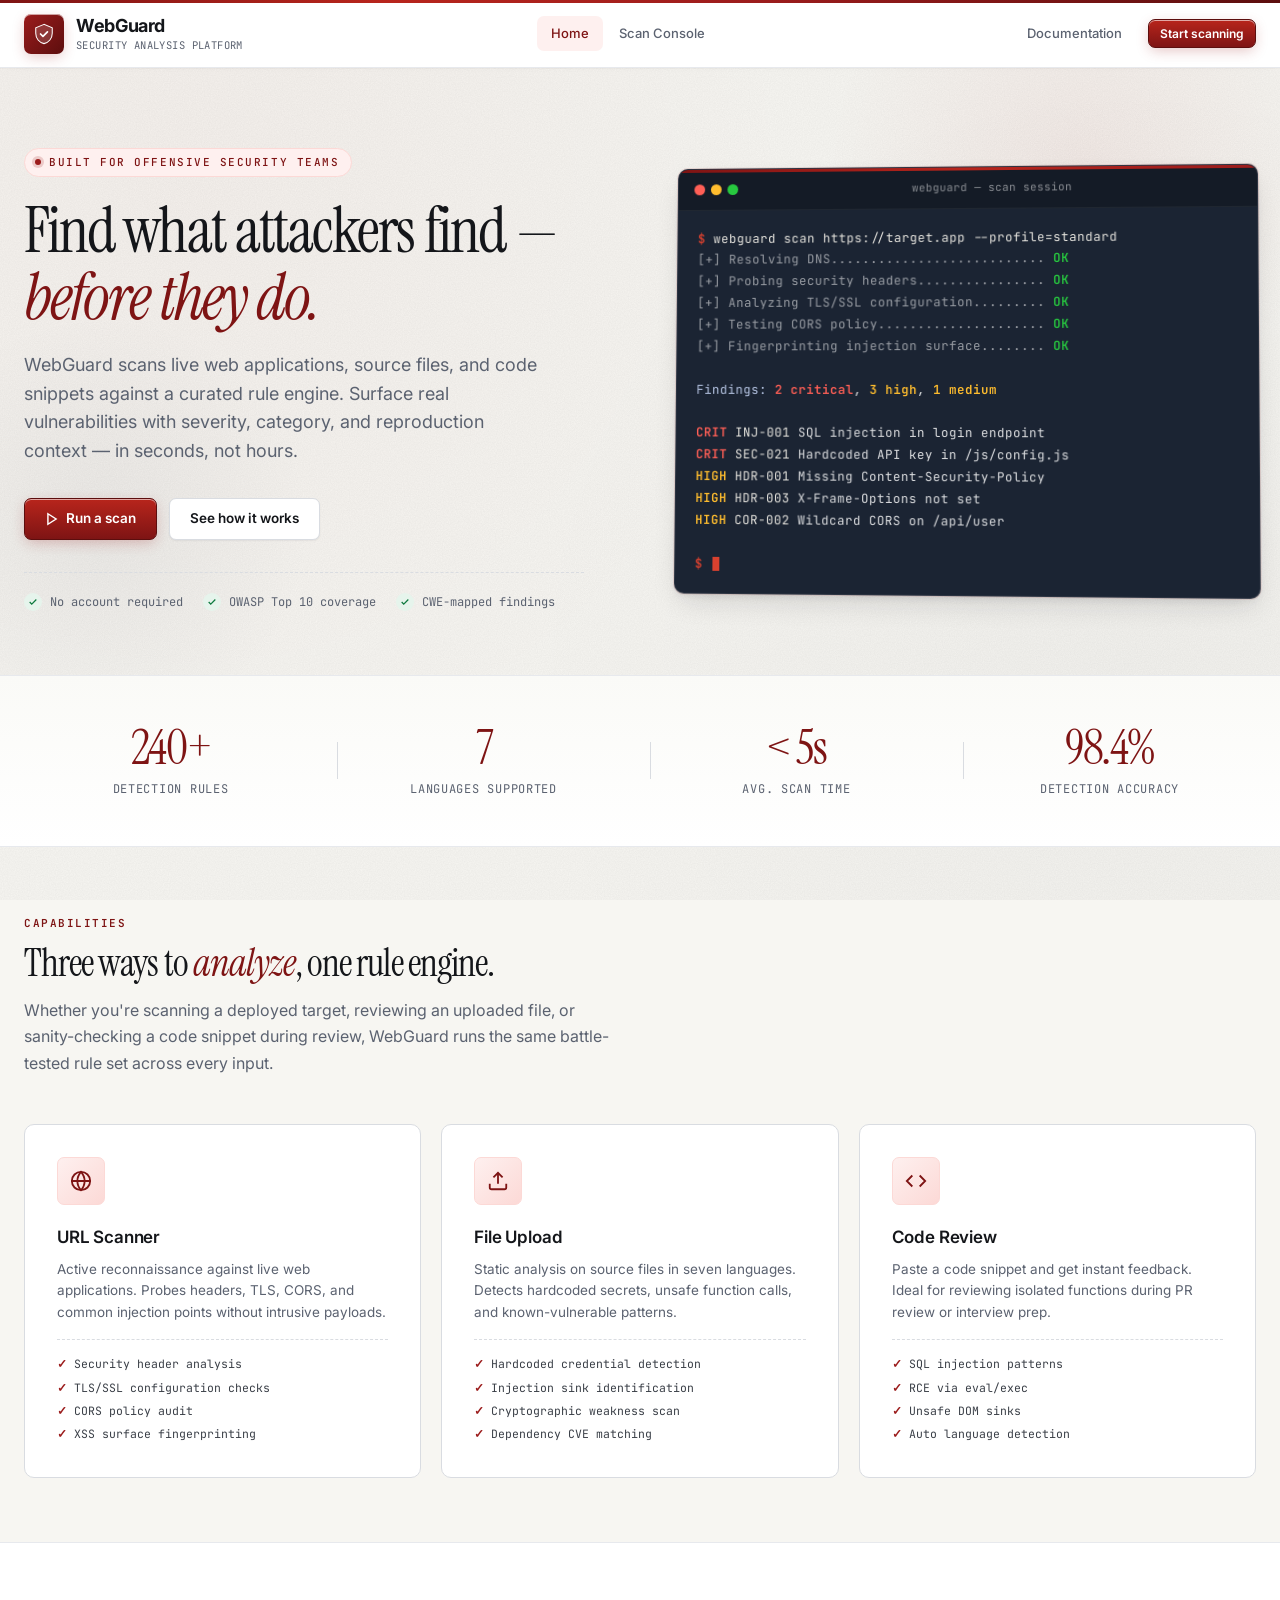
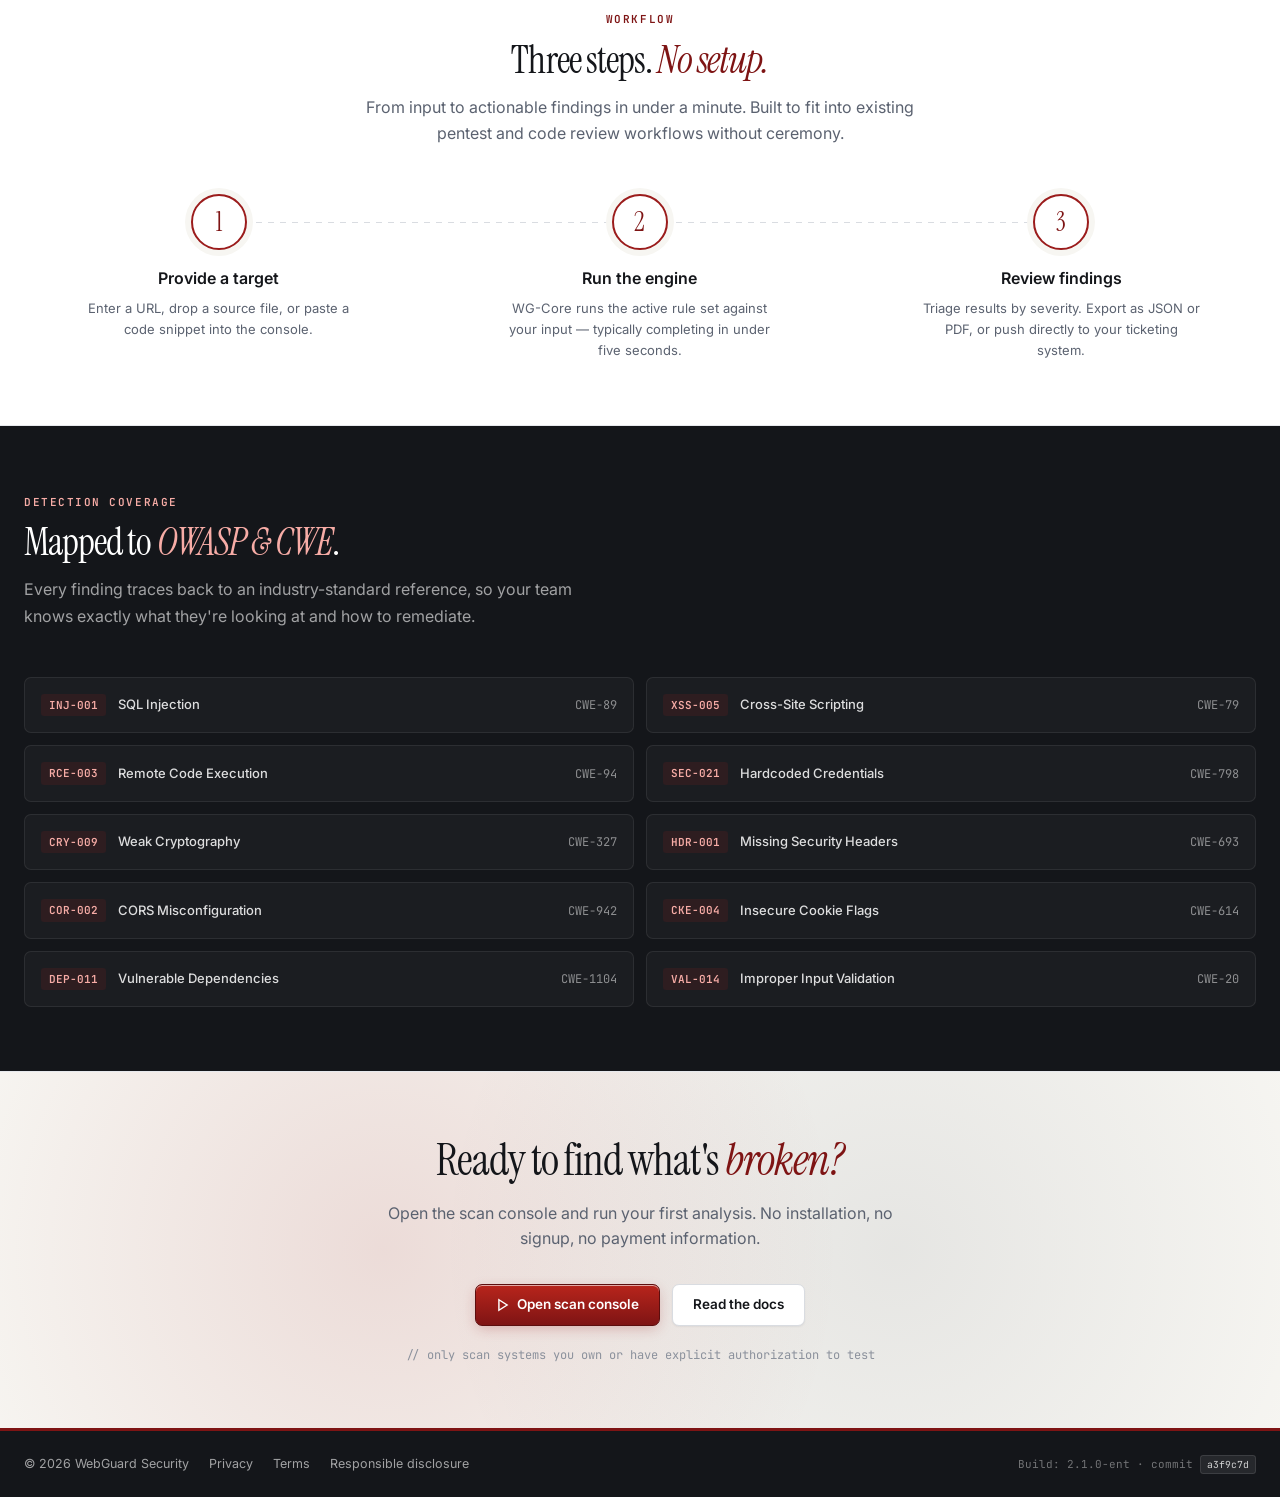
<file: frontend/index.html>
<!DOCTYPE html>
<html lang="en">
<head>
  <meta charset="UTF-8" />
  <meta name="viewport" content="width=device-width, initial-scale=1.0" />
  <meta name="description" content="WebGuard — find vulnerabilities in web applications and source code before attackers do." />
  <title>WebGuard | Web Security Analysis Platform</title>
  <link rel="preconnect" href="https://fonts.googleapis.com" />
  <link rel="preconnect" href="https://fonts.gstatic.com" crossorigin />
  <link href="https://fonts.googleapis.com/css2?family=Inter:wght@400;500;600;700&family=Instrument+Serif:ital@0;1&family=JetBrains+Mono:wght@400;500;600&display=swap" rel="stylesheet" />
  <link rel="stylesheet" href="styles.css" />
</head>
<body>

  <!-- ============ HEADER ============ -->
  <header class="header">
    <div class="header__inner">
      <div class="header__brand">
        <div class="brand-mark">
          <svg viewBox="0 0 32 32" fill="none" xmlns="http://www.w3.org/2000/svg">
            <path d="M16 2L4 7V15C4 22.5 9 28.5 16 30C23 28.5 28 22.5 28 15V7L16 2Z" fill="white" fill-opacity="0.15"/>
            <path d="M16 2L4 7V15C4 22.5 9 28.5 16 30C23 28.5 28 22.5 28 15V7L16 2Z" stroke="white" stroke-width="1.5"/>
            <path d="M11 16L14.5 19.5L21 13" stroke="white" stroke-width="2.5" stroke-linecap="round" stroke-linejoin="round"/>
          </svg>
        </div>
        <div class="brand-text">
          <div class="brand-name">WebGuard</div>
          <div class="brand-tagline">Security Analysis Platform</div>
        </div>
      </div>
      <nav class="header__nav">
        <a href="index.html" class="nav-link nav-link--active">Home</a>
        <a href="scan.html" class="nav-link">Scan Console</a>
      </nav>
      <div class="header__actions">
        <a href="#" class="header-link">Documentation</a>
        <a href="scan.html" class="btn btn--primary btn--sm">Start scanning</a>
      </div>
    </div>
  </header>

  <!-- ============ HERO ============ -->
  <section class="hero">
    <div class="hero__inner">
      <div class="hero__text">
        <div class="hero__eyebrow">
          <span class="hero__eyebrow-dot"></span>
          Built for offensive security teams
        </div>
        <h1 class="hero__title">
          Find what attackers find — <em>before they do.</em>
        </h1>
        <p class="hero__subtitle">
          WebGuard scans live web applications, source files, and code snippets against a curated rule engine. Surface real vulnerabilities with severity, category, and reproduction context — in seconds, not hours.
        </p>
        <div class="hero__actions">
          <a href="scan.html" class="btn btn--primary btn--lg">
            <svg width="14" height="14" viewBox="0 0 24 24" fill="none" stroke="currentColor" stroke-width="2.5"><polygon points="5 3 19 12 5 21 5 3"/></svg>
            Run a scan
          </a>
          <a href="#how-it-works" class="btn btn--secondary btn--lg">See how it works</a>
        </div>
        <div class="hero__trust">
          <span class="trust-item">
            <span class="trust-item__check">
              <svg width="10" height="10" viewBox="0 0 24 24" fill="none" stroke="currentColor" stroke-width="3"><polyline points="20 6 9 17 4 12"/></svg>
            </span>
            No account required
          </span>
          <span class="trust-item">
            <span class="trust-item__check">
              <svg width="10" height="10" viewBox="0 0 24 24" fill="none" stroke="currentColor" stroke-width="3"><polyline points="20 6 9 17 4 12"/></svg>
            </span>
            OWASP Top 10 coverage
          </span>
          <span class="trust-item">
            <span class="trust-item__check">
              <svg width="10" height="10" viewBox="0 0 24 24" fill="none" stroke="currentColor" stroke-width="3"><polyline points="20 6 9 17 4 12"/></svg>
            </span>
            CWE-mapped findings
          </span>
        </div>
      </div>

      <div class="hero__visual">
        <div class="terminal">
          <div class="terminal__header">
            <div class="terminal__dots">
              <span class="terminal__dot terminal__dot--r"></span>
              <span class="terminal__dot terminal__dot--y"></span>
              <span class="terminal__dot terminal__dot--g"></span>
            </div>
            <div class="terminal__title">webguard — scan session</div>
          </div>
          <div class="terminal__body">
            <span class="term-line"><span class="term-prompt">$</span> <span class="term-cmd">webguard scan https://target.app --profile=standard</span></span>
            <span class="term-line"><span class="term-out">[+] Resolving DNS........................... </span><span class="term-ok">OK</span></span>
            <span class="term-line"><span class="term-out">[+] Probing security headers................ </span><span class="term-ok">OK</span></span>
            <span class="term-line"><span class="term-out">[+] Analyzing TLS/SSL configuration......... </span><span class="term-ok">OK</span></span>
            <span class="term-line"><span class="term-out">[+] Testing CORS policy..................... </span><span class="term-ok">OK</span></span>
            <span class="term-line"><span class="term-out">[+] Fingerprinting injection surface........ </span><span class="term-ok">OK</span></span>
            <span class="term-line">&nbsp;</span>
            <span class="term-line"><span class="term-key">Findings:</span> <span class="term-err">2 critical</span>, <span class="term-warn">3 high</span>, <span class="term-warn">1 medium</span></span>
            <span class="term-line">&nbsp;</span>
            <span class="term-line"><span class="term-err">CRIT</span>  <span class="term-cmd">INJ-001</span> SQL injection in login endpoint</span>
            <span class="term-line"><span class="term-err">CRIT</span>  <span class="term-cmd">SEC-021</span> Hardcoded API key in /js/config.js</span>
            <span class="term-line"><span class="term-warn">HIGH</span>  <span class="term-cmd">HDR-001</span> Missing Content-Security-Policy</span>
            <span class="term-line"><span class="term-warn">HIGH</span>  <span class="term-cmd">HDR-003</span> X-Frame-Options not set</span>
            <span class="term-line"><span class="term-warn">HIGH</span>  <span class="term-cmd">COR-002</span> Wildcard CORS on /api/user</span>
            <span class="term-line">&nbsp;</span>
            <span class="term-line"><span class="term-prompt">$</span> <span class="term-cursor"></span></span>
          </div>
        </div>
      </div>
    </div>
  </section>

  <!-- ============ STATS BAND ============ -->
  <section class="stats-band">
    <div class="stats-band__inner">
      <div class="stat-block">
        <div class="stat-block__num">240+</div>
        <div class="stat-block__label">Detection rules</div>
      </div>
      <div class="stat-block">
        <div class="stat-block__num">7</div>
        <div class="stat-block__label">Languages supported</div>
      </div>
      <div class="stat-block">
        <div class="stat-block__num">&lt; 5s</div>
        <div class="stat-block__label">Avg. scan time</div>
      </div>
      <div class="stat-block">
        <div class="stat-block__num">98.4%</div>
        <div class="stat-block__label">Detection accuracy</div>
      </div>
    </div>
  </section>

  <!-- ============ FEATURES ============ -->
  <section class="section">
    <div class="section__inner">
      <div class="section__head">
        <span class="section__eyebrow">Capabilities</span>
        <h2 class="section__title">Three ways to <em>analyze</em>, one rule engine.</h2>
        <p class="section__lede">
          Whether you're scanning a deployed target, reviewing an uploaded file, or sanity-checking a code snippet during review, WebGuard runs the same battle-tested rule set across every input.
        </p>
      </div>

      <div class="features-grid">
        <div class="feature-card">
          <div class="feature-card__icon">
            <svg viewBox="0 0 24 24" fill="none" stroke="currentColor" stroke-width="2"><circle cx="12" cy="12" r="10"/><line x1="2" y1="12" x2="22" y2="12"/><path d="M12 2a15.3 15.3 0 0 1 4 10 15.3 15.3 0 0 1-4 10 15.3 15.3 0 0 1-4-10 15.3 15.3 0 0 1 4-10z"/></svg>
          </div>
          <div class="feature-card__title">URL Scanner</div>
          <div class="feature-card__desc">
            Active reconnaissance against live web applications. Probes headers, TLS, CORS, and common injection points without intrusive payloads.
          </div>
          <ul class="feature-card__list">
            <li>Security header analysis</li>
            <li>TLS/SSL configuration checks</li>
            <li>CORS policy audit</li>
            <li>XSS surface fingerprinting</li>
          </ul>
        </div>

        <div class="feature-card">
          <div class="feature-card__icon">
            <svg viewBox="0 0 24 24" fill="none" stroke="currentColor" stroke-width="2"><path d="M21 15v4a2 2 0 0 1-2 2H5a2 2 0 0 1-2-2v-4"/><polyline points="17 8 12 3 7 8"/><line x1="12" y1="3" x2="12" y2="15"/></svg>
          </div>
          <div class="feature-card__title">File Upload</div>
          <div class="feature-card__desc">
            Static analysis on source files in seven languages. Detects hardcoded secrets, unsafe function calls, and known-vulnerable patterns.
          </div>
          <ul class="feature-card__list">
            <li>Hardcoded credential detection</li>
            <li>Injection sink identification</li>
            <li>Cryptographic weakness scan</li>
            <li>Dependency CVE matching</li>
          </ul>
        </div>

        <div class="feature-card">
          <div class="feature-card__icon">
            <svg viewBox="0 0 24 24" fill="none" stroke="currentColor" stroke-width="2"><polyline points="16 18 22 12 16 6"/><polyline points="8 6 2 12 8 18"/></svg>
          </div>
          <div class="feature-card__title">Code Review</div>
          <div class="feature-card__desc">
            Paste a code snippet and get instant feedback. Ideal for reviewing isolated functions during PR review or interview prep.
          </div>
          <ul class="feature-card__list">
            <li>SQL injection patterns</li>
            <li>RCE via eval/exec</li>
            <li>Unsafe DOM sinks</li>
            <li>Auto language detection</li>
          </ul>
        </div>
      </div>
    </div>
  </section>

  <!-- ============ HOW IT WORKS ============ -->
  <section id="how-it-works" class="section section--alt">
    <div class="section__inner">
      <div class="section__head section__head--center">
        <span class="section__eyebrow">Workflow</span>
        <h2 class="section__title">Three steps. <em>No setup.</em></h2>
        <p class="section__lede">
          From input to actionable findings in under a minute. Built to fit into existing pentest and code review workflows without ceremony.
        </p>
      </div>

      <div class="steps">
        <div class="step-card">
          <div class="step-card__num">1</div>
          <div class="step-card__title">Provide a target</div>
          <div class="step-card__desc">
            Enter a URL, drop a source file, or paste a code snippet into the console.
          </div>
        </div>
        <div class="step-card">
          <div class="step-card__num">2</div>
          <div class="step-card__title">Run the engine</div>
          <div class="step-card__desc">
            WG-Core runs the active rule set against your input — typically completing in under five seconds.
          </div>
        </div>
        <div class="step-card">
          <div class="step-card__num">3</div>
          <div class="step-card__title">Review findings</div>
          <div class="step-card__desc">
            Triage results by severity. Export as JSON or PDF, or push directly to your ticketing system.
          </div>
        </div>
      </div>
    </div>
  </section>

  <!-- ============ DETECTIONS (DARK SECTION) ============ -->
  <section class="section section--dark">
    <div class="section__inner">
      <div class="section__head">
        <span class="section__eyebrow">Detection coverage</span>
        <h2 class="section__title">Mapped to <em>OWASP & CWE</em>.</h2>
        <p class="section__lede">
          Every finding traces back to an industry-standard reference, so your team knows exactly what they're looking at and how to remediate.
        </p>
      </div>

      <div class="detect-grid">
        <div class="detect-item">
          <span class="detect-item__id">INJ-001</span>
          <span class="detect-item__name">SQL Injection</span>
          <span class="detect-item__desc">CWE-89</span>
        </div>
        <div class="detect-item">
          <span class="detect-item__id">XSS-005</span>
          <span class="detect-item__name">Cross-Site Scripting</span>
          <span class="detect-item__desc">CWE-79</span>
        </div>
        <div class="detect-item">
          <span class="detect-item__id">RCE-003</span>
          <span class="detect-item__name">Remote Code Execution</span>
          <span class="detect-item__desc">CWE-94</span>
        </div>
        <div class="detect-item">
          <span class="detect-item__id">SEC-021</span>
          <span class="detect-item__name">Hardcoded Credentials</span>
          <span class="detect-item__desc">CWE-798</span>
        </div>
        <div class="detect-item">
          <span class="detect-item__id">CRY-009</span>
          <span class="detect-item__name">Weak Cryptography</span>
          <span class="detect-item__desc">CWE-327</span>
        </div>
        <div class="detect-item">
          <span class="detect-item__id">HDR-001</span>
          <span class="detect-item__name">Missing Security Headers</span>
          <span class="detect-item__desc">CWE-693</span>
        </div>
        <div class="detect-item">
          <span class="detect-item__id">COR-002</span>
          <span class="detect-item__name">CORS Misconfiguration</span>
          <span class="detect-item__desc">CWE-942</span>
        </div>
        <div class="detect-item">
          <span class="detect-item__id">CKE-004</span>
          <span class="detect-item__name">Insecure Cookie Flags</span>
          <span class="detect-item__desc">CWE-614</span>
        </div>
        <div class="detect-item">
          <span class="detect-item__id">DEP-011</span>
          <span class="detect-item__name">Vulnerable Dependencies</span>
          <span class="detect-item__desc">CWE-1104</span>
        </div>
        <div class="detect-item">
          <span class="detect-item__id">VAL-014</span>
          <span class="detect-item__name">Improper Input Validation</span>
          <span class="detect-item__desc">CWE-20</span>
        </div>
      </div>
    </div>
  </section>

  <!-- ============ CTA BAND ============ -->
  <section class="cta-band">
    <div class="cta-band__inner">
      <h2 class="cta-band__title">Ready to find what's <em>broken?</em></h2>
      <p class="cta-band__desc">
        Open the scan console and run your first analysis. No installation, no signup, no payment information.
      </p>
      <div class="cta-band__actions">
        <a href="scan.html" class="btn btn--primary btn--lg">
          <svg width="14" height="14" viewBox="0 0 24 24" fill="none" stroke="currentColor" stroke-width="2.5"><polygon points="5 3 19 12 5 21 5 3"/></svg>
          Open scan console
        </a>
        <a href="#" class="btn btn--secondary btn--lg">Read the docs</a>
      </div>
      <div class="cta-band__note">
        // only scan systems you own or have explicit authorization to test
      </div>
    </div>
  </section>

  <!-- ============ FOOTER ============ -->
  <footer class="footer">
    <div class="footer__inner">
      <div class="footer__left">
        <span>© 2026 WebGuard Security</span>
        <a href="#" class="footer__link">Privacy</a>
        <a href="#" class="footer__link">Terms</a>
        <a href="#" class="footer__link">Responsible disclosure</a>
      </div>
      <div class="footer__right">
        <span class="footer__build">Build: 2.1.0-ent · commit <code>a3f9c7d</code></span>
      </div>
    </div>
  </footer>

</body>
</html>
</file>
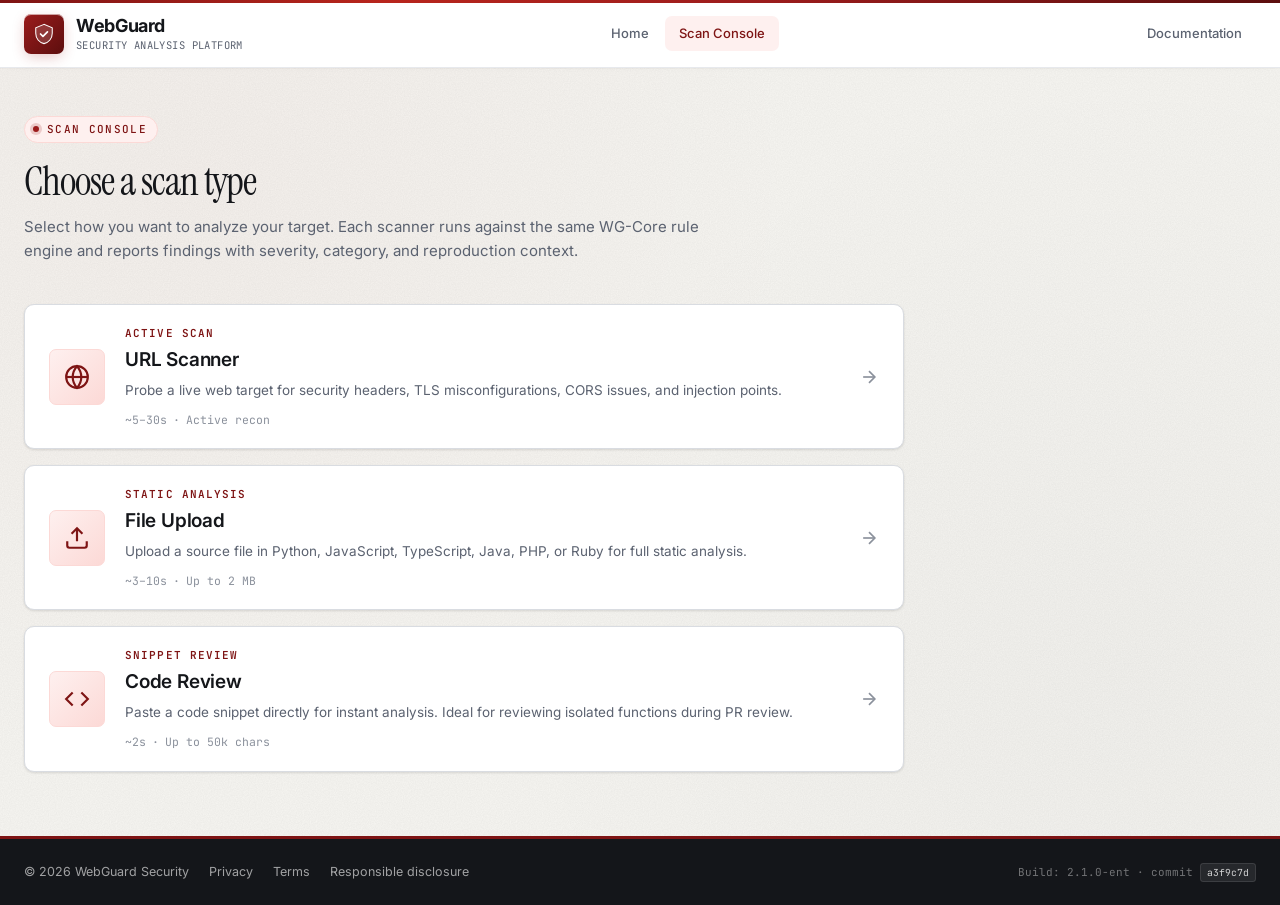
<file: frontend/scan.html>
<!DOCTYPE html>
<html lang="en">
<head>
  <meta charset="UTF-8" />
  <meta name="viewport" content="width=device-width, initial-scale=1.0" />
  <title>WebGuard | Scan Console</title>
  <link rel="preconnect" href="https://fonts.googleapis.com" />
  <link rel="preconnect" href="https://fonts.gstatic.com" crossorigin />
  <link href="https://fonts.googleapis.com/css2?family=Inter:wght@400;500;600;700&family=Instrument+Serif:ital@0;1&family=JetBrains+Mono:wght@400;500;600&display=swap" rel="stylesheet" />
  <link rel="stylesheet" href="styles.css" />
</head>
<body>

  <header class="header">
    <div class="header__inner">
      <div class="header__brand">
        <div class="brand-mark">
          <svg viewBox="0 0 32 32" fill="none" xmlns="http://www.w3.org/2000/svg">
            <path d="M16 2L4 7V15C4 22.5 9 28.5 16 30C23 28.5 28 22.5 28 15V7L16 2Z" fill="white" fill-opacity="0.15"/>
            <path d="M16 2L4 7V15C4 22.5 9 28.5 16 30C23 28.5 28 22.5 28 15V7L16 2Z" stroke="white" stroke-width="1.5"/>
            <path d="M11 16L14.5 19.5L21 13" stroke="white" stroke-width="2.5" stroke-linecap="round" stroke-linejoin="round"/>
          </svg>
        </div>
        <div class="brand-text">
          <div class="brand-name">WebGuard</div>
          <div class="brand-tagline">Security Analysis Platform</div>
        </div>
      </div>
      <nav class="header__nav">
        <a href="index.html" class="nav-link">Home</a>
        <a href="scan.html" class="nav-link nav-link--active">Scan Console</a>
      </nav>
      <div class="header__actions">
        <a href="#" class="header-link">Documentation</a>
      </div>
    </div>
  </header>

  <main class="main">
    <div class="main__inner">

      <div class="page-header">
        <div class="page-header__text">
          <div class="page-eyebrow">
            <span class="page-eyebrow__dot"></span>
            Scan Console
          </div>
          <h1 class="page-title">Choose a scan type</h1>
          <p class="page-description">
            Select how you want to analyze your target. Each scanner runs against the same WG-Core rule engine and reports findings with severity, category, and reproduction context.
          </p>
        </div>
      </div>

      <!-- Scan picker cards -->
      <div class="scan-picker">

        <a href="url-scan.html" class="scan-picker__card">
          <div class="scan-picker__icon">
            <svg viewBox="0 0 24 24" fill="none" stroke="currentColor" stroke-width="2"><circle cx="12" cy="12" r="10"/><line x1="2" y1="12" x2="22" y2="12"/><path d="M12 2a15.3 15.3 0 0 1 4 10 15.3 15.3 0 0 1-4 10 15.3 15.3 0 0 1-4-10 15.3 15.3 0 0 1 4-10z"/></svg>
          </div>
          <div class="scan-picker__body">
            <div class="scan-picker__label">Active scan</div>
            <div class="scan-picker__title">URL Scanner</div>
            <p class="scan-picker__desc">
              Probe a live web target for security headers, TLS misconfigurations, CORS issues, and injection points.
            </p>
            <div class="scan-picker__meta">
              <span>~5–30s</span>
              <span>·</span>
              <span>Active recon</span>
            </div>
          </div>
          <div class="scan-picker__arrow">
            <svg width="20" height="20" viewBox="0 0 24 24" fill="none" stroke="currentColor" stroke-width="2"><line x1="5" y1="12" x2="19" y2="12"/><polyline points="12 5 19 12 12 19"/></svg>
          </div>
        </a>

        <a href="file-upload.html" class="scan-picker__card">
          <div class="scan-picker__icon">
            <svg viewBox="0 0 24 24" fill="none" stroke="currentColor" stroke-width="2"><path d="M21 15v4a2 2 0 0 1-2 2H5a2 2 0 0 1-2-2v-4"/><polyline points="17 8 12 3 7 8"/><line x1="12" y1="3" x2="12" y2="15"/></svg>
          </div>
          <div class="scan-picker__body">
            <div class="scan-picker__label">Static analysis</div>
            <div class="scan-picker__title">File Upload</div>
            <p class="scan-picker__desc">
              Upload a source file in Python, JavaScript, TypeScript, Java, PHP, or Ruby for full static analysis.
            </p>
            <div class="scan-picker__meta">
              <span>~3–10s</span>
              <span>·</span>
              <span>Up to 2 MB</span>
            </div>
          </div>
          <div class="scan-picker__arrow">
            <svg width="20" height="20" viewBox="0 0 24 24" fill="none" stroke="currentColor" stroke-width="2"><line x1="5" y1="12" x2="19" y2="12"/><polyline points="12 5 19 12 12 19"/></svg>
          </div>
        </a>

        <a href="code-review.html" class="scan-picker__card">
          <div class="scan-picker__icon">
            <svg viewBox="0 0 24 24" fill="none" stroke="currentColor" stroke-width="2"><polyline points="16 18 22 12 16 6"/><polyline points="8 6 2 12 8 18"/></svg>
          </div>
          <div class="scan-picker__body">
            <div class="scan-picker__label">Snippet review</div>
            <div class="scan-picker__title">Code Review</div>
            <p class="scan-picker__desc">
              Paste a code snippet directly for instant analysis. Ideal for reviewing isolated functions during PR review.
            </p>
            <div class="scan-picker__meta">
              <span>~2s</span>
              <span>·</span>
              <span>Up to 50k chars</span>
            </div>
          </div>
          <div class="scan-picker__arrow">
            <svg width="20" height="20" viewBox="0 0 24 24" fill="none" stroke="currentColor" stroke-width="2"><line x1="5" y1="12" x2="19" y2="12"/><polyline points="12 5 19 12 12 19"/></svg>
          </div>
        </a>

      </div>

    </div>
  </main>

  <footer class="footer">
    <div class="footer__inner">
      <div class="footer__left">
        <span>© 2026 WebGuard Security</span>
        <a href="#" class="footer__link">Privacy</a>
        <a href="#" class="footer__link">Terms</a>
        <a href="#" class="footer__link">Responsible disclosure</a>
      </div>
      <div class="footer__right">
        <span class="footer__build">Build: 2.1.0-ent · commit <code>a3f9c7d</code></span>
      </div>
    </div>
  </footer>

</body>
</html>
</file>
<file: frontend/styles.css>
/* ============================================================
   WebGuard — Production Design System
   ============================================================ */

*, *::before, *::after { box-sizing: border-box; }
* { margin: 0; padding: 0; }
html { -webkit-text-size-adjust: 100%; }
body { line-height: 1.5; -webkit-font-smoothing: antialiased; -moz-osx-font-smoothing: grayscale; }
img, picture, svg, video { display: block; max-width: 100%; }
input, button, textarea, select { font: inherit; color: inherit; }
button { background: none; border: none; cursor: pointer; }
a { color: inherit; text-decoration: none; }
table { border-collapse: collapse; width: 100%; }

:root {
  --c-ink:       #14161A;
  --c-ink-2:     #1F2328;
  --c-charcoal:  #3A3F47;
  --c-slate:     #5B6270;
  --c-stone:     #8B919C;
  --c-dust:      #B8BDC5;
  --c-mist:      #D9DCE1;
  --c-fog:       #E7E9ED;
  --c-cloud:     #F0F1F4;
  --c-paper:     #F7F6F2;
  --c-paper-2:   #FAFAF7;
  --c-white:     #FFFFFF;

  --c-crimson-50:  #FEF0EF;
  --c-crimson-100: #FCD9D6;
  --c-crimson-200: #F7ACA6;
  --c-crimson-400: #D8412F;
  --c-crimson-500: #B8251C;
  --c-crimson-600: #9B1C1C;
  --c-crimson-700: #7E1414;
  --c-crimson-800: #5C0E0E;
  --c-crimson-900: #3F0808;

  --c-navy:       #1B2433;
  --c-navy-2:     #242F42;

  --c-success:    #0E7A3F;
  --c-success-bg: #E6F4EC;
  --c-warning:    #B96A00;
  --c-warning-bg: #FDF1DC;
  --c-info:       #1458B8;
  --c-info-bg:    #E4EDFB;

  --font-sans: 'Inter', -apple-system, BlinkMacSystemFont, 'Segoe UI', sans-serif;
  --font-display: 'Instrument Serif', 'Inter', serif;
  --font-mono: 'JetBrains Mono', ui-monospace, 'SF Mono', Menlo, Consolas, monospace;

  --sp-1: 4px; --sp-2: 8px; --sp-3: 12px; --sp-4: 16px;
  --sp-5: 20px; --sp-6: 24px; --sp-7: 32px; --sp-8: 40px;
  --sp-9: 48px; --sp-10: 64px; --sp-11: 80px;

  --r-xs: 3px; --r-sm: 5px; --r-md: 7px; --r-lg: 10px; --r-xl: 14px;

  --sh-xs: 0 1px 2px rgba(20, 22, 26, 0.06);
  --sh-sm: 0 1px 3px rgba(20, 22, 26, 0.08), 0 1px 2px rgba(20, 22, 26, 0.05);
  --sh-md: 0 4px 12px -2px rgba(20, 22, 26, 0.10), 0 2px 4px -1px rgba(20, 22, 26, 0.06);
  --sh-lg: 0 12px 28px -6px rgba(20, 22, 26, 0.14), 0 4px 10px -2px rgba(20, 22, 26, 0.08);
  --sh-crimson: 0 4px 14px -2px rgba(155, 28, 28, 0.28);
  --sh-inset: inset 0 1px 0 rgba(255, 255, 255, 0.6);
  --sh-focus: 0 0 0 3px rgba(155, 28, 28, 0.22);

  --t-fast: 120ms cubic-bezier(0.4, 0, 0.2, 1);
  --t-base: 200ms cubic-bezier(0.4, 0, 0.2, 1);

  --max-w: 1320px;
  --header-h: 68px;
}

body {
  font-family: var(--font-sans);
  font-size: 14px;
  color: var(--c-ink);
  background: var(--c-paper);
  min-height: 100vh;
  display: flex;
  flex-direction: column;
  background-image:
    radial-gradient(circle at 15% 20%, rgba(155, 28, 28, 0.028) 0%, transparent 48%),
    radial-gradient(circle at 88% 75%, rgba(27, 36, 51, 0.022) 0%, transparent 48%),
    url("data:image/svg+xml;utf8,<svg xmlns='http://www.w3.org/2000/svg' width='200' height='200'><filter id='n'><feTurbulence type='fractalNoise' baseFrequency='0.85' numOctaves='2' stitchTiles='stitch'/><feColorMatrix values='0 0 0 0 0 0 0 0 0 0 0 0 0 0 0 0 0 0 0.05 0'/></filter><rect width='100%' height='100%' filter='url(%23n)'/></svg>");
  background-attachment: fixed;
}

code {
  font-family: var(--font-mono);
  font-size: 0.88em;
  background: var(--c-fog);
  color: var(--c-charcoal);
  padding: 2px 6px;
  border-radius: var(--r-xs);
  border: 1px solid var(--c-mist);
}

/* HEADER */
.header {
  background: var(--c-white);
  border-bottom: 1px solid var(--c-fog);
  height: var(--header-h);
  position: sticky;
  top: 0;
  z-index: 50;
  box-shadow: 0 1px 0 rgba(20, 22, 26, 0.02), 0 2px 12px -8px rgba(20, 22, 26, 0.08);
}
.header::before {
  content: '';
  position: absolute;
  top: 0; left: 0; right: 0;
  height: 3px;
  background: linear-gradient(90deg, var(--c-crimson-700) 0%, var(--c-crimson-500) 30%, var(--c-crimson-600) 60%, var(--c-crimson-800) 100%);
}
.header__inner {
  max-width: var(--max-w);
  margin: 0 auto;
  padding: 0 var(--sp-6);
  height: 100%;
  display: grid;
  grid-template-columns: auto 1fr auto;
  align-items: center;
  gap: var(--sp-8);
}
.header__brand { display: flex; align-items: center; gap: var(--sp-3); }
.brand-mark {
  width: 40px; height: 40px;
  display: flex; align-items: center; justify-content: center;
  background: linear-gradient(135deg, var(--c-crimson-600) 0%, var(--c-crimson-800) 100%);
  border-radius: var(--r-md);
  box-shadow: var(--sh-crimson), var(--sh-inset);
}
.brand-mark svg { width: 22px; height: 22px; color: #fff; }
.brand-text { display: flex; flex-direction: column; line-height: 1.15; }
.brand-name {
  font-size: 18px; font-weight: 700;
  color: var(--c-ink); letter-spacing: -0.02em;
}
.brand-tagline {
  font-size: 10.5px; color: var(--c-slate);
  font-family: var(--font-mono);
  letter-spacing: 0.04em; text-transform: uppercase;
  margin-top: 2px;
}
.header__nav {
  display: flex; align-items: center; gap: 2px;
  justify-self: center;
}
.nav-link {
  padding: 8px 14px; font-size: 13px; font-weight: 500;
  color: var(--c-slate); border-radius: var(--r-md);
  transition: color var(--t-fast), background var(--t-fast);
}
.nav-link:hover { color: var(--c-ink); background: var(--c-cloud); }
.nav-link--active { color: var(--c-crimson-700); background: var(--c-crimson-50); }
.header__actions {
  display: flex; align-items: center; gap: var(--sp-3);
  justify-self: end;
}
.header-link {
  font-size: 13px; font-weight: 500;
  color: var(--c-slate); padding: 8px 14px;
  border-radius: var(--r-md);
  transition: background var(--t-fast), color var(--t-fast);
}
.header-link:hover { background: var(--c-cloud); color: var(--c-ink); }

/* MAIN */
.main { flex: 1; padding: var(--sp-9) 0 var(--sp-10); position: relative; }
.main__inner {
  max-width: var(--max-w);
  margin: 0 auto;
  padding: 0 var(--sp-6);
  display: flex; flex-direction: column;
  gap: var(--sp-8);
}

.page-header { display: block; }
.page-header__text { max-width: 760px; }
.page-eyebrow {
  display: inline-flex; align-items: center; gap: 8px;
  font-family: var(--font-mono);
  font-size: 11px; font-weight: 500;
  letter-spacing: 0.12em; text-transform: uppercase;
  color: var(--c-crimson-700);
  margin-bottom: var(--sp-4);
  padding: 4px 10px 4px 8px;
  background: var(--c-crimson-50);
  border: 1px solid var(--c-crimson-100);
  border-radius: 100px;
}
.page-eyebrow__dot {
  width: 6px; height: 6px; border-radius: 50%;
  background: var(--c-crimson-600);
  box-shadow: 0 0 0 3px rgba(155, 28, 28, 0.18);
  animation: pulseLive 2.4s ease-in-out infinite;
}
@keyframes pulseLive {
  0%, 100% { opacity: 1; }
  50% { opacity: 0.35; }
}
.page-title {
  font-size: 40px; font-weight: 400;
  font-family: var(--font-display);
  color: var(--c-ink);
  letter-spacing: -0.025em;
  margin-bottom: var(--sp-3);
  line-height: 1.1;
}
.page-description {
  font-size: 15px; color: var(--c-slate);
  line-height: 1.65; max-width: 680px;
}

/* CONSOLE */
.console {
  background: var(--c-white);
  border: 1px solid var(--c-mist);
  border-radius: var(--r-xl);
  box-shadow: var(--sh-md);
  overflow: hidden;
}
.console__header {
  display: flex; align-items: center; justify-content: space-between;
  border-bottom: 1px solid var(--c-fog);
  padding: 0 var(--sp-5);
  background: linear-gradient(180deg, var(--c-paper-2) 0%, var(--c-white) 100%);
}
.console__tabs { display: flex; align-items: center; gap: 2px; }
.console-tab {
  display: inline-flex; align-items: center; gap: var(--sp-2);
  padding: 16px var(--sp-4);
  font-size: 13px; font-weight: 500;
  color: var(--c-slate);
  border-bottom: 2px solid transparent;
  margin-bottom: -1px;
  transition: color var(--t-fast), border-color var(--t-fast);
}
.console-tab:hover { color: var(--c-ink); }
.console-tab__icon { opacity: 0.7; transition: opacity var(--t-fast); }
.console-tab:hover .console-tab__icon { opacity: 1; }
.console-tab--active {
  color: var(--c-crimson-700);
  border-bottom-color: var(--c-crimson-600);
  font-weight: 600;
}
.console-tab--active .console-tab__icon { opacity: 1; }

.console__meta { display: flex; align-items: center; gap: var(--sp-2); }
.meta-chip {
  display: inline-flex; align-items: center; gap: 6px;
  font-size: 11px; font-family: var(--font-mono);
  background: var(--c-white);
  border: 1px solid var(--c-mist);
  padding: 5px 10px;
  border-radius: var(--r-md);
  box-shadow: var(--sh-xs);
}
.meta-chip__label { color: var(--c-stone); }
.meta-chip__value { color: var(--c-ink); font-weight: 600; }

.console__body {
  padding: var(--sp-8);
  background:
    radial-gradient(circle at 100% 0%, rgba(155, 28, 28, 0.015) 0%, transparent 40%),
    var(--c-white);
}

.panel { display: none; }
.panel--active { display: block; animation: panelFade 300ms cubic-bezier(0.4, 0, 0.2, 1); }
@keyframes panelFade {
  from { opacity: 0; transform: translateY(6px); }
  to { opacity: 1; transform: translateY(0); }
}
.panel__head {
  margin-bottom: var(--sp-6);
  padding-bottom: var(--sp-5);
  border-bottom: 1px dashed var(--c-mist);
}
.panel__title {
  font-size: 20px; font-weight: 600;
  color: var(--c-ink); letter-spacing: -0.015em;
  margin-bottom: var(--sp-2);
}
.panel__subtitle {
  font-size: 13.5px; color: var(--c-slate);
  max-width: 680px; line-height: 1.6;
}

/* FORMS */
.form { max-width: 760px; display: flex; flex-direction: column; gap: var(--sp-6); }
.form-group { display: flex; flex-direction: column; }
.form-label {
  font-size: 12.5px; font-weight: 600;
  color: var(--c-ink); margin-bottom: var(--sp-2);
  display: inline-flex; align-items: center; gap: 4px;
}
.form-label__required { color: var(--c-crimson-600); }
.form-sublabel {
  font-size: 11px; color: var(--c-stone);
  font-weight: 500; font-family: var(--font-mono);
  letter-spacing: 0.04em; text-transform: uppercase;
}
.form-label-row {
  display: flex; align-items: flex-end; justify-content: space-between;
  margin-bottom: var(--sp-2); gap: var(--sp-3);
}
.select-group { display: flex; flex-direction: column; gap: 4px; align-items: flex-end; }
.form-hint { font-size: 12px; color: var(--c-slate); margin-top: var(--sp-2); line-height: 1.55; }
.form-meta-row { display: flex; justify-content: space-between; align-items: center; margin-top: var(--sp-2); }
.char-count { font-size: 11px; font-family: var(--font-mono); color: var(--c-stone); }
.form-error {
  font-size: 12.5px; color: var(--c-crimson-700);
  font-weight: 500; margin-top: var(--sp-2);
  padding: 10px 14px;
  background: var(--c-crimson-50);
  border: 1px solid var(--c-crimson-100);
  border-left: 3px solid var(--c-crimson-600);
  border-radius: var(--r-md);
  display: none;
}
.form-error--visible { display: block; }
.form-error::before { content: '⚠  '; font-weight: 700; }

.input-wrapper { position: relative; }
.input-prefix {
  position: absolute; left: 14px; top: 50%;
  transform: translateY(-50%);
  color: var(--c-stone); pointer-events: none;
}
.input {
  width: 100%; height: 46px;
  padding: 0 16px 0 42px;
  background: var(--c-white);
  border: 1px solid var(--c-mist);
  border-radius: var(--r-md);
  font-family: var(--font-mono);
  font-size: 13px; color: var(--c-ink);
  box-shadow: inset 0 1px 2px rgba(20, 22, 26, 0.04);
  transition: border-color var(--t-fast), box-shadow var(--t-fast), background var(--t-fast);
}
.input:hover { border-color: var(--c-dust); background: var(--c-paper-2); }
.input:focus {
  outline: none;
  border-color: var(--c-crimson-600);
  background: var(--c-white);
  box-shadow: var(--sh-focus), inset 0 1px 2px rgba(155, 28, 28, 0.05);
}
.input::placeholder { color: var(--c-dust); }

.select {
  height: 34px;
  padding: 0 30px 0 12px;
  background: var(--c-white);
  border: 1px solid var(--c-mist);
  border-radius: var(--r-sm);
  font-size: 12px; font-family: var(--font-mono);
  color: var(--c-ink); cursor: pointer;
  appearance: none; -webkit-appearance: none;
  background-image: url("data:image/svg+xml;charset=utf-8,%3Csvg xmlns='http://www.w3.org/2000/svg' width='12' height='12' viewBox='0 0 24 24' fill='none' stroke='%235B6270' stroke-width='2'%3E%3Cpolyline points='6 9 12 15 18 9'/%3E%3C/svg%3E");
  background-repeat: no-repeat; background-position: right 10px center;
  box-shadow: var(--sh-xs);
  transition: border-color var(--t-fast);
}
.select:hover { border-color: var(--c-dust); }
.select:focus { outline: none; border-color: var(--c-crimson-600); box-shadow: var(--sh-focus); }

.radio-group { display: grid; grid-template-columns: repeat(3, 1fr); gap: var(--sp-3); }
.radio {
  display: flex; align-items: flex-start; gap: var(--sp-3);
  padding: var(--sp-4);
  border: 1px solid var(--c-mist);
  border-radius: var(--r-md);
  cursor: pointer;
  transition: all var(--t-base);
  position: relative;
  background: var(--c-white);
  box-shadow: var(--sh-xs);
}
.radio:hover { border-color: var(--c-dust); box-shadow: var(--sh-sm); transform: translateY(-1px); }
.radio input[type="radio"] { position: absolute; opacity: 0; pointer-events: none; }
.radio__mark {
  width: 16px; height: 16px;
  border: 2px solid var(--c-dust);
  border-radius: 50%;
  flex-shrink: 0; margin-top: 2px;
  position: relative;
  transition: border-color var(--t-fast);
  background: var(--c-white);
}
.radio input:checked + .radio__mark { border-color: var(--c-crimson-600); }
.radio input:checked + .radio__mark::after {
  content: '';
  position: absolute; top: 50%; left: 50%;
  transform: translate(-50%, -50%);
  width: 8px; height: 8px;
  border-radius: 50%;
  background: var(--c-crimson-600);
}
.radio:has(input:checked) {
  border-color: var(--c-crimson-600);
  background: var(--c-crimson-50);
  box-shadow: 0 0 0 1px var(--c-crimson-600), var(--sh-sm);
}
.radio__body { display: flex; flex-direction: column; gap: 2px; flex: 1; }
.radio__title { font-size: 13.5px; font-weight: 600; color: var(--c-ink); }
.radio__desc { font-size: 11.5px; color: var(--c-slate); font-family: var(--font-mono); }

.checkbox { display: inline-flex; align-items: center; gap: var(--sp-2); cursor: pointer; font-size: 13px; color: var(--c-charcoal); }
.checkbox input[type="checkbox"] { position: absolute; opacity: 0; pointer-events: none; }
.checkbox__mark {
  width: 17px; height: 17px;
  border: 2px solid var(--c-dust);
  border-radius: var(--r-xs);
  flex-shrink: 0; position: relative;
  transition: all var(--t-fast);
  background: var(--c-white);
}
.checkbox input:checked + .checkbox__mark {
  background: var(--c-crimson-600);
  border-color: var(--c-crimson-600);
}
.checkbox input:checked + .checkbox__mark::after {
  content: '';
  position: absolute; top: 1px; left: 5px;
  width: 4px; height: 9px;
  border: solid #fff;
  border-width: 0 2px 2px 0;
  transform: rotate(45deg);
}

.form-actions { display: flex; align-items: center; gap: var(--sp-3); padding-top: var(--sp-2); }

/* BUTTONS */
.btn {
  display: inline-flex; align-items: center; justify-content: center; gap: 7px;
  padding: 9px 16px;
  font-size: 13px; font-weight: 500;
  border-radius: var(--r-md);
  border: 1px solid transparent;
  cursor: pointer;
  transition: background var(--t-fast), border-color var(--t-fast), color var(--t-fast), box-shadow var(--t-fast), transform 80ms ease;
  white-space: nowrap;
  line-height: 1.3;
}
.btn:active { transform: translateY(1px); }
.btn:focus-visible { outline: none; box-shadow: var(--sh-focus); }
.btn--sm { padding: 6px 11px; font-size: 12px; }
.btn--lg { padding: 11px 20px; font-size: 13.5px; font-weight: 600; }
.btn--primary {
  background: linear-gradient(180deg, var(--c-crimson-500) 0%, var(--c-crimson-700) 100%);
  color: #fff;
  border-color: var(--c-crimson-800);
  box-shadow: var(--sh-crimson), var(--sh-inset);
  font-weight: 600;
}
.btn--primary:hover {
  background: linear-gradient(180deg, var(--c-crimson-600) 0%, var(--c-crimson-800) 100%);
  box-shadow: 0 6px 18px -2px rgba(155, 28, 28, 0.42), var(--sh-inset);
}
.btn--primary:active {
  background: var(--c-crimson-800);
  box-shadow: inset 0 2px 4px rgba(0, 0, 0, 0.15);
}
.btn--secondary {
  background: var(--c-white); color: var(--c-ink);
  border-color: var(--c-mist);
  box-shadow: var(--sh-xs);
}
.btn--secondary:hover {
  background: var(--c-paper-2);
  border-color: var(--c-dust);
  box-shadow: var(--sh-sm);
}
.btn--ghost { background: transparent; color: var(--c-slate); }
.btn--ghost:hover { background: var(--c-cloud); color: var(--c-ink); }

/* DROP ZONE */
.drop-zone {
  position: relative;
  border: 2px dashed var(--c-dust);
  border-radius: var(--r-lg);
  padding: var(--sp-10) var(--sp-6);
  text-align: center;
  background: linear-gradient(180deg, var(--c-paper-2) 0%, var(--c-white) 100%);
  transition: border-color var(--t-fast), background var(--t-fast);
  cursor: pointer;
}
.drop-zone:hover, .drop-zone--active {
  border-color: var(--c-crimson-600);
  background: var(--c-crimson-50);
}
.drop-zone__input { position: absolute; inset: 0; opacity: 0; cursor: pointer; }
.drop-zone__icon {
  display: flex; justify-content: center;
  color: var(--c-slate); margin-bottom: var(--sp-3);
  transition: color var(--t-fast), transform var(--t-fast);
}
.drop-zone:hover .drop-zone__icon, .drop-zone--active .drop-zone__icon {
  color: var(--c-crimson-600);
  transform: translateY(-2px);
}
.drop-zone__title { font-size: 15px; font-weight: 500; color: var(--c-ink); margin-bottom: var(--sp-3); }
.drop-zone__link {
  color: var(--c-crimson-700);
  text-decoration: underline;
  text-underline-offset: 3px;
  font-weight: 600;
}
.drop-zone__meta { display: flex; justify-content: center; gap: 5px; flex-wrap: wrap; margin-bottom: var(--sp-3); }
.ext-pill {
  font-family: var(--font-mono); font-size: 10.5px; font-weight: 500;
  color: var(--c-charcoal);
  background: var(--c-white);
  border: 1px solid var(--c-mist);
  padding: 3px 8px;
  border-radius: var(--r-xs);
  box-shadow: var(--sh-xs);
}
.drop-zone__hint { font-size: 11px; color: var(--c-stone); font-family: var(--font-mono); }

.file-card {
  display: flex; align-items: center; gap: var(--sp-3);
  padding: var(--sp-3) var(--sp-4);
  background: var(--c-white);
  border: 1px solid var(--c-mist);
  border-radius: var(--r-md);
  margin-top: var(--sp-3);
  box-shadow: var(--sh-sm);
}
.file-card__icon {
  width: 42px; height: 42px;
  border-radius: var(--r-sm);
  background: linear-gradient(135deg, var(--c-crimson-50) 0%, var(--c-crimson-100) 100%);
  color: var(--c-crimson-700);
  display: flex; align-items: center; justify-content: center;
  flex-shrink: 0;
  border: 1px solid var(--c-crimson-100);
}
.file-card__info { flex: 1; min-width: 0; }
.file-card__name {
  font-size: 13px; font-weight: 600;
  color: var(--c-ink); font-family: var(--font-mono);
  white-space: nowrap; overflow: hidden; text-overflow: ellipsis;
}
.file-card__meta { font-size: 11px; color: var(--c-slate); font-family: var(--font-mono); margin-top: 3px; }
.file-card__remove {
  width: 30px; height: 30px;
  border-radius: var(--r-sm);
  color: var(--c-slate);
  display: flex; align-items: center; justify-content: center;
  transition: all var(--t-fast);
}
.file-card__remove:hover { background: var(--c-crimson-50); color: var(--c-crimson-700); }

/* EDITOR — dark terminal feel */
.editor-wrapper {
  display: flex;
  border: 1px solid var(--c-mist);
  border-radius: var(--r-md);
  overflow: hidden;
  background: var(--c-navy);
  transition: border-color var(--t-fast), box-shadow var(--t-fast);
  font-family: var(--font-mono);
  min-height: 240px;
  box-shadow: inset 0 1px 2px rgba(0, 0, 0, 0.12);
}
.editor-wrapper:focus-within {
  border-color: var(--c-crimson-600);
  box-shadow: var(--sh-focus);
}
.editor-gutter {
  background: rgba(0, 0, 0, 0.18);
  border-right: 1px solid rgba(255, 255, 255, 0.05);
  padding: 14px 12px;
  font-size: 12px;
  line-height: 1.65;
  color: rgba(255, 255, 255, 0.28);
  text-align: right;
  user-select: none;
  white-space: pre;
  min-width: 44px;
}
.editor {
  flex: 1;
  padding: 14px 16px;
  background: transparent;
  border: none; outline: none; resize: vertical;
  font-family: var(--font-mono);
  font-size: 13px; line-height: 1.65;
  color: #E8E6E0;
  min-height: 240px;
}
.editor::placeholder { color: rgba(255, 255, 255, 0.25); }

/* PROGRESS */
.progress-block {
  margin-top: var(--sp-7);
  padding: var(--sp-5) var(--sp-6);
  background: linear-gradient(180deg, var(--c-paper-2) 0%, var(--c-white) 100%);
  border: 1px solid var(--c-mist);
  border-radius: var(--r-lg);
  box-shadow: var(--sh-sm);
}
.progress-block__head { display: flex; justify-content: space-between; align-items: center; margin-bottom: var(--sp-3); }
.progress-block__label {
  font-size: 12.5px; font-family: var(--font-mono);
  color: var(--c-charcoal); font-weight: 500;
  display: inline-flex; align-items: center; gap: 8px;
}
.progress-block__label::before {
  content: '';
  width: 6px; height: 6px; border-radius: 50%;
  background: var(--c-crimson-600);
  box-shadow: 0 0 0 3px rgba(155, 28, 28, 0.18);
  animation: pulseLive 1.4s ease-in-out infinite;
}
.progress-block__pct {
  font-size: 14px; font-family: var(--font-mono);
  font-weight: 700; color: var(--c-crimson-700);
  font-variant-numeric: tabular-nums;
}
.progress-bar {
  height: 6px;
  background: var(--c-fog);
  border-radius: 3px;
  overflow: hidden;
  box-shadow: inset 0 1px 2px rgba(0, 0, 0, 0.06);
}
.progress-bar__fill {
  height: 100%;
  background: linear-gradient(90deg, var(--c-crimson-500) 0%, var(--c-crimson-700) 100%);
  width: 0%;
  transition: width 220ms cubic-bezier(0.4, 0, 0.2, 1);
  border-radius: 3px;
  box-shadow: 0 0 8px rgba(155, 28, 28, 0.4);
}
.progress-block__steps { display: flex; gap: var(--sp-2); margin-top: var(--sp-4); }
.step {
  flex: 1;
  padding: 7px 10px;
  background: var(--c-white);
  border: 1px solid var(--c-mist);
  border-radius: var(--r-sm);
  font-size: 10px; font-family: var(--font-mono);
  font-weight: 600; color: var(--c-stone);
  text-align: center;
  letter-spacing: 0.08em; text-transform: uppercase;
  transition: all var(--t-fast);
}
.step--active {
  background: linear-gradient(180deg, var(--c-crimson-500) 0%, var(--c-crimson-700) 100%);
  color: #fff;
  border-color: var(--c-crimson-800);
  box-shadow: var(--sh-crimson);
}
.step--done {
  background: var(--c-success-bg);
  color: var(--c-success);
  border-color: var(--c-success);
}
.step--done::after { content: ' ✓'; }

/* RESULTS */
.results {
  background: var(--c-white);
  border: 1px solid var(--c-mist);
  border-radius: var(--r-xl);
  box-shadow: var(--sh-md);
  overflow: hidden;
  animation: panelFade 320ms cubic-bezier(0.4, 0, 0.2, 1);
}
.results__header {
  padding: var(--sp-5) var(--sp-6);
  display: flex; justify-content: space-between; align-items: center;
  border-bottom: 1px solid var(--c-fog);
  gap: var(--sp-4);
  background: linear-gradient(180deg, var(--c-paper-2) 0%, var(--c-white) 100%);
}
.results__title { font-size: 17px; font-weight: 600; color: var(--c-ink); letter-spacing: -0.01em; }
.results__meta { font-size: 12px; color: var(--c-slate); font-family: var(--font-mono); margin-top: 3px; }
.results__actions { display: flex; gap: var(--sp-2); }

.severity-summary {
  padding: var(--sp-4) var(--sp-6);
  background: var(--c-paper);
  border-bottom: 1px solid var(--c-fog);
  display: flex; gap: var(--sp-3); flex-wrap: wrap;
}
.sev-chip {
  display: inline-flex; align-items: center; gap: 7px;
  padding: 6px 13px;
  border-radius: var(--r-md);
  font-size: 12px; font-family: var(--font-mono);
  font-weight: 600; letter-spacing: 0.02em;
  border: 1px solid;
  box-shadow: var(--sh-xs);
}
.sev-chip__count { font-size: 13px; font-weight: 700; }
.sev-chip--critical { background: var(--c-crimson-600); color: #fff; border-color: var(--c-crimson-800); box-shadow: var(--sh-crimson); }
.sev-chip--high { background: var(--c-crimson-50); color: var(--c-crimson-700); border-color: var(--c-crimson-100); }
.sev-chip--med { background: var(--c-warning-bg); color: var(--c-warning); border-color: #F5D6A3; }
.sev-chip--low { background: var(--c-info-bg); color: var(--c-info); border-color: #C1D5F4; }
.sev-chip--info { background: var(--c-cloud); color: var(--c-charcoal); border-color: var(--c-mist); }
.sev-chip--clean { background: var(--c-success-bg); color: var(--c-success); border-color: #B4D9C0; }

.results__table-wrap { overflow-x: auto; }
.results-table { font-size: 13px; }
.results-table thead th {
  background: var(--c-paper);
  padding: 11px 16px; text-align: left;
  font-size: 10.5px; font-weight: 600;
  color: var(--c-slate);
  text-transform: uppercase;
  letter-spacing: 0.08em;
  border-bottom: 1px solid var(--c-mist);
  white-space: nowrap;
}
.results-table tbody tr { transition: background var(--t-fast); }
.results-table tbody tr:hover { background: var(--c-paper); }
.results-table tbody td {
  padding: 13px 16px;
  border-bottom: 1px solid var(--c-fog);
  color: var(--c-charcoal);
  vertical-align: middle;
}
.results-table tbody tr:last-child td { border-bottom: none; }
.results-table .row-num {
  font-family: var(--font-mono); font-size: 12px;
  color: var(--c-stone);
  font-variant-numeric: tabular-nums; font-weight: 500;
}
.results-table .cell-finding { font-weight: 500; color: var(--c-ink); }
.results-table .cell-code { font-family: var(--font-mono); font-size: 11.5px; color: var(--c-slate); }
.results-table .cell-line {
  font-family: var(--font-mono);
  font-size: 12px;
  color: var(--c-charcoal);
  font-variant-numeric: tabular-nums;
  font-weight: 600;
  text-align: right;
}
.results-table .cell-line--empty { color: var(--c-dust); font-weight: 400; }
.results-table .cell-tool {
  font-family: var(--font-mono);
  font-size: 11px;
  color: var(--c-slate);
  text-transform: lowercase;
}

/* ============================================================
   EXPANDABLE FINDING ROWS + CODE SNIPPETS
   ============================================================ */
.finding-row--expandable {
  cursor: pointer;
}
.finding-row--expandable:focus {
  outline: 2px solid var(--c-crimson-600);
  outline-offset: -2px;
}
.cell-status {
  position: relative;
  white-space: nowrap;
}
.row-toggle {
  display: inline-block;
  margin-left: 6px;
  font-size: 10px;
  color: var(--c-stone);
  transition: transform var(--t-fast), color var(--t-fast);
  font-family: var(--font-mono);
}
.finding-row--expandable:hover .row-toggle { color: var(--c-crimson-600); }
.finding-row--open .row-toggle {
  transform: rotate(90deg);
  color: var(--c-crimson-600);
}
.finding-row--open td { background: var(--c-crimson-50) !important; }

.snippet-row td {
  padding: 0 !important;
  border-bottom: 1px solid var(--c-fog) !important;
  background: var(--c-paper) !important;
}

.snippet-block {
  margin: 14px 22px 18px 22px;
  background: #1B2433;       /* navy editor */
  border: 1px solid #2E394C;
  border-radius: var(--r-md);
  overflow: hidden;
  box-shadow: var(--sh-md);
}

.snippet-block__head {
  display: flex;
  align-items: center;
  gap: 10px;
  padding: 9px 14px;
  background: rgba(0,0,0,0.20);
  border-bottom: 1px solid rgba(255,255,255,0.07);
  color: rgba(255,255,255,0.85);
  font-family: var(--font-mono);
  font-size: 12px;
}
.snippet-block__icon { opacity: 0.7; }
.snippet-block__title {
  font-weight: 600;
  letter-spacing: 0.01em;
}
.snippet-block__lang {
  font-size: 10px;
  text-transform: uppercase;
  letter-spacing: 0.1em;
  background: rgba(255,255,255,0.08);
  color: rgba(255,255,255,0.7);
  padding: 2px 8px;
  border-radius: 3px;
  border: 1px solid rgba(255,255,255,0.08);
}
.snippet-block__copy {
  margin-left: auto;
  background: rgba(255,255,255,0.06);
  color: rgba(255,255,255,0.85);
  border: 1px solid rgba(255,255,255,0.12);
  padding: 4px 10px;
  font-size: 11px;
  font-family: var(--font-mono);
  border-radius: var(--r-xs);
  cursor: pointer;
  transition: background var(--t-fast);
}
.snippet-block__copy:hover { background: rgba(255,255,255,0.12); }

.snippet-block__body {
  padding: 12px 0;
  font-family: var(--font-mono);
  font-size: 12.5px;
  line-height: 1.65;
  overflow-x: auto;
}

.snippet-line {
  display: flex;
  align-items: flex-start;
  padding: 0;
  white-space: pre;
}
.snippet-line--vuln {
  background: rgba(216, 65, 47, 0.18);
  border-left: 3px solid var(--c-crimson-400);
}
.snippet-line--vuln .snippet-num {
  color: var(--c-crimson-200) !important;
  font-weight: 700;
}

.snippet-num {
  display: inline-block;
  min-width: 50px;
  padding: 0 14px 0 8px;
  text-align: right;
  color: rgba(255,255,255,0.30);
  user-select: none;
  font-variant-numeric: tabular-nums;
  flex-shrink: 0;
  border-right: 1px solid rgba(255,255,255,0.06);
  margin-right: 14px;
}
.snippet-line--vuln .snippet-num { border-right-color: var(--c-crimson-400); }

.snippet-code {
  flex: 1;
  background: transparent !important;
  padding: 0 14px 0 0;
  color: #E8E6E0;
  font-family: var(--font-mono);
  font-size: 12.5px;
  line-height: 1.65;
}

.snippet-block__footer {
  display: flex;
  align-items: center;
  gap: 8px;
  padding: 8px 14px;
  background: rgba(0,0,0,0.18);
  border-top: 1px solid rgba(255,255,255,0.06);
  font-family: var(--font-mono);
  font-size: 11px;
  color: rgba(255,255,255,0.55);
}
.snippet-block__rule {
  color: var(--c-crimson-200);
  font-weight: 600;
}
.snippet-block__sep { opacity: 0.3; }

/* ─── Prism token colors (one-dark-ish) ─── */
.snippet-code .token.comment,
.snippet-code .token.prolog,
.snippet-code .token.doctype,
.snippet-code .token.cdata { color: #5C6370; font-style: italic; }
.snippet-code .token.punctuation { color: #ABB2BF; }
.snippet-code .token.keyword,
.snippet-code .token.boolean,
.snippet-code .token.atrule,
.snippet-code .token.attr-name,
.snippet-code .token.selector { color: #C678DD; }
.snippet-code .token.function,
.snippet-code .token.class-name,
.snippet-code .token.builtin { color: #61AFEF; }
.snippet-code .token.string,
.snippet-code .token.char,
.snippet-code .token.attr-value,
.snippet-code .token.regex { color: #98C379; }
.snippet-code .token.number,
.snippet-code .token.symbol,
.snippet-code .token.tag { color: #D19A66; }
.snippet-code .token.operator,
.snippet-code .token.entity,
.snippet-code .token.url,
.snippet-code .token.variable { color: #E06C75; }
.snippet-code .token.important,
.snippet-code .token.bold { font-weight: 700; }
.snippet-code .token.italic { font-style: italic; }

.sev-badge {
  display: inline-flex; align-items: center; gap: 4px;
  padding: 4px 9px;
  font-size: 10px; font-family: var(--font-mono);
  font-weight: 700; letter-spacing: 0.08em;
  border-radius: var(--r-xs);
  border: 1px solid;
  min-width: 72px; justify-content: center;
  text-transform: uppercase;
}
.sev-badge--critical { background: var(--c-crimson-600); color: #fff; border-color: var(--c-crimson-800); box-shadow: var(--sh-crimson); }
.sev-badge--high { background: var(--c-crimson-50); color: var(--c-crimson-700); border-color: var(--c-crimson-200); }
.sev-badge--med { background: var(--c-warning-bg); color: var(--c-warning); border-color: #F5D6A3; }
.sev-badge--low { background: var(--c-info-bg); color: var(--c-info); border-color: #C1D5F4; }
.sev-badge--info { background: var(--c-cloud); color: var(--c-charcoal); border-color: var(--c-mist); }
.sev-badge--clean { background: var(--c-success-bg); color: var(--c-success); border-color: #B4D9C0; }

.status-badge {
  display: inline-flex; align-items: center; gap: 6px;
  padding: 4px 11px;
  font-size: 11px; font-family: var(--font-mono);
  font-weight: 500; border-radius: 11px;
  background: var(--c-cloud); color: var(--c-charcoal);
}
.status-badge::before {
  content: '';
  width: 5px; height: 5px; border-radius: 50%;
  background: var(--c-slate);
}
.status-badge--new { background: var(--c-crimson-50); color: var(--c-crimson-700); }
.status-badge--new::before { background: var(--c-crimson-600); }

/* FOOTER — dark contrast block */
.footer {
  background: var(--c-ink);
  color: rgba(255, 255, 255, 0.6);
  padding: var(--sp-6) 0;
  margin-top: auto;
  border-top: 3px solid var(--c-crimson-700);
}
.footer__inner {
  max-width: var(--max-w);
  margin: 0 auto;
  padding: 0 var(--sp-6);
  display: flex; justify-content: space-between; align-items: center;
  font-size: 12.5px; flex-wrap: wrap; gap: var(--sp-3);
}
.footer__left { display: flex; align-items: center; gap: var(--sp-5); }
.footer__link { transition: color var(--t-fast); }
.footer__link:hover { color: var(--c-crimson-200); }
.footer__build { font-family: var(--font-mono); font-size: 11px; color: rgba(255, 255, 255, 0.4); }
.footer__build code {
  background: rgba(255, 255, 255, 0.08);
  color: rgba(255, 255, 255, 0.8);
  border-color: rgba(255, 255, 255, 0.1);
}

@media (max-width: 1024px) {
  .header__nav { display: none; }
  .header__inner { grid-template-columns: auto 1fr; }
  .radio-group { grid-template-columns: 1fr; }
  .page-title { font-size: 34px; }
}
@media (max-width: 768px) {
  :root { --header-h: 56px; }
  .main { padding: var(--sp-6) 0 var(--sp-8); }
  .main__inner { padding: 0 var(--sp-4); gap: var(--sp-6); }
  .page-title { font-size: 28px; }
  .console__body { padding: var(--sp-5); }
  .console__header { padding: 0 var(--sp-3); overflow-x: auto; }
  .console-tab { padding: 14px 10px; }
  .console-tab span { display: none; }
  .form-actions { flex-direction: column; align-items: stretch; }
  .btn { justify-content: center; }
  .results__header { flex-direction: column; align-items: flex-start; }
  .results__actions { flex-wrap: wrap; }
  .results-table thead th { padding: 9px 12px; }
  .results-table tbody td { padding: 11px 12px; }
}

/* ============================================================
   SCAN PICKER (hub page)
   ============================================================ */
.scan-picker {
  display: grid;
  grid-template-columns: 1fr;
  gap: var(--sp-4);
  max-width: 880px;
}
.scan-picker__card {
  display: flex;
  align-items: center;
  gap: var(--sp-5);
  padding: var(--sp-5) var(--sp-6);
  background: var(--c-white);
  border: 1px solid var(--c-mist);
  border-radius: var(--r-lg);
  box-shadow: var(--sh-sm);
  transition: all var(--t-base);
  position: relative;
  cursor: pointer;
}
.scan-picker__card:hover {
  border-color: var(--c-crimson-200);
  box-shadow: var(--sh-md);
  transform: translateY(-2px);
}
.scan-picker__card:hover .scan-picker__arrow {
  color: var(--c-crimson-700);
  transform: translateX(4px);
}
.scan-picker__icon {
  width: 56px; height: 56px;
  border-radius: var(--r-md);
  display: flex; align-items: center; justify-content: center;
  background: linear-gradient(135deg, var(--c-crimson-50) 0%, var(--c-crimson-100) 100%);
  color: var(--c-crimson-700);
  flex-shrink: 0;
  border: 1px solid var(--c-crimson-100);
}
.scan-picker__icon svg { width: 26px; height: 26px; }
.scan-picker__body { flex: 1; min-width: 0; }
.scan-picker__label {
  font-family: var(--font-mono);
  font-size: 11px;
  font-weight: 600;
  letter-spacing: 0.1em;
  text-transform: uppercase;
  color: var(--c-crimson-700);
  margin-bottom: 4px;
}
.scan-picker__title {
  font-size: 19px;
  font-weight: 600;
  color: var(--c-ink);
  letter-spacing: -0.01em;
  margin-bottom: 6px;
}
.scan-picker__desc {
  font-size: 13.5px;
  color: var(--c-slate);
  line-height: 1.55;
  margin-bottom: 10px;
}
.scan-picker__meta {
  display: flex;
  gap: 6px;
  align-items: center;
  font-family: var(--font-mono);
  font-size: 11.5px;
  color: var(--c-stone);
}
.scan-picker__arrow {
  flex-shrink: 0;
  color: var(--c-stone);
  transition: color var(--t-fast), transform var(--t-fast);
}

/* ============================================================
   SCAN SUB-NAV (back link + active scanner pill)
   ============================================================ */
.scan-subnav {
  display: flex;
  align-items: center;
  gap: var(--sp-4);
  margin-bottom: var(--sp-3);
}
.scan-back {
  display: inline-flex;
  align-items: center;
  gap: 6px;
  font-size: 13px;
  color: var(--c-slate);
  font-weight: 500;
  padding: 4px 10px 4px 4px;
  border-radius: var(--r-md);
  transition: color var(--t-fast), background var(--t-fast);
}
.scan-back:hover { color: var(--c-crimson-700); background: var(--c-crimson-50); }
.scan-back svg { width: 16px; height: 16px; }

.scan-tabs {
  display: flex;
  gap: 2px;
  padding: 3px;
  background: var(--c-cloud);
  border: 1px solid var(--c-mist);
  border-radius: var(--r-md);
}
.scan-tabs__link {
  padding: 6px 12px;
  font-size: 12.5px;
  font-weight: 500;
  color: var(--c-slate);
  border-radius: var(--r-sm);
  transition: all var(--t-fast);
}
.scan-tabs__link:hover { color: var(--c-ink); }
.scan-tabs__link--active {
  background: var(--c-white);
  color: var(--c-crimson-700);
  font-weight: 600;
  box-shadow: var(--sh-xs);
}

@media (max-width: 768px) {
  .scan-picker__card { padding: var(--sp-4); gap: var(--sp-4); }
  .scan-picker__icon { width: 44px; height: 44px; }
  .scan-picker__icon svg { width: 22px; height: 22px; }
  .scan-picker__title { font-size: 16px; }
  .scan-picker__arrow { display: none; }
  .scan-subnav { flex-wrap: wrap; }
  .scan-tabs { width: 100%; overflow-x: auto; }
}

/* ============================================================
   LANDING PAGE
   ============================================================ */

/* HERO */
.hero {
  position: relative;
  padding: var(--sp-11) 0 var(--sp-10);
  overflow: hidden;
}
.hero::before {
  content: '';
  position: absolute;
  top: -200px; right: -100px;
  width: 600px; height: 600px;
  background: radial-gradient(circle, rgba(155, 28, 28, 0.06) 0%, transparent 60%);
  pointer-events: none;
}
.hero::after {
  content: '';
  position: absolute;
  bottom: -100px; left: -150px;
  width: 500px; height: 500px;
  background: radial-gradient(circle, rgba(27, 36, 51, 0.05) 0%, transparent 60%);
  pointer-events: none;
}
.hero__inner {
  max-width: var(--max-w);
  margin: 0 auto;
  padding: 0 var(--sp-6);
  display: grid;
  grid-template-columns: 1fr 1fr;
  gap: var(--sp-10);
  align-items: center;
  position: relative;
  z-index: 2;
}
.hero__text { max-width: 560px; }
.hero__eyebrow {
  display: inline-flex;
  align-items: center;
  gap: 8px;
  font-family: var(--font-mono);
  font-size: 11px;
  font-weight: 500;
  letter-spacing: 0.14em;
  text-transform: uppercase;
  color: var(--c-crimson-700);
  margin-bottom: var(--sp-5);
  padding: 5px 12px 5px 10px;
  background: var(--c-crimson-50);
  border: 1px solid var(--c-crimson-100);
  border-radius: 100px;
}
.hero__eyebrow-dot {
  width: 6px; height: 6px; border-radius: 50%;
  background: var(--c-crimson-600);
  box-shadow: 0 0 0 3px rgba(155, 28, 28, 0.18);
  animation: pulseLive 2.4s ease-in-out infinite;
}
.hero__title {
  font-size: 64px;
  font-weight: 400;
  font-family: var(--font-display);
  color: var(--c-ink);
  letter-spacing: -0.03em;
  line-height: 1.05;
  margin-bottom: var(--sp-5);
}
.hero__title em {
  font-style: italic;
  color: var(--c-crimson-700);
  font-family: var(--font-display);
}
.hero__subtitle {
  font-size: 18px;
  color: var(--c-slate);
  line-height: 1.6;
  margin-bottom: var(--sp-7);
  max-width: 520px;
}
.hero__actions {
  display: flex;
  align-items: center;
  gap: var(--sp-3);
  margin-bottom: var(--sp-7);
}
.hero__trust {
  display: flex;
  align-items: center;
  gap: var(--sp-5);
  flex-wrap: wrap;
  padding-top: var(--sp-5);
  border-top: 1px dashed var(--c-mist);
}
.trust-item {
  display: inline-flex;
  align-items: center;
  gap: 8px;
  font-size: 12px;
  color: var(--c-slate);
  font-family: var(--font-mono);
}
.trust-item__check {
  width: 18px; height: 18px;
  border-radius: 50%;
  background: var(--c-success-bg);
  color: var(--c-success);
  display: flex; align-items: center; justify-content: center;
  flex-shrink: 0;
}

/* HERO TERMINAL VISUAL */
.hero__visual {
  position: relative;
}
.terminal {
  background: var(--c-navy);
  border-radius: var(--r-lg);
  border: 1px solid rgba(255, 255, 255, 0.08);
  box-shadow: var(--sh-lg), 0 0 0 1px rgba(155, 28, 28, 0.1);
  overflow: hidden;
  font-family: var(--font-mono);
  position: relative;
  transform: perspective(1200px) rotateY(-3deg) rotateX(2deg);
  transition: transform 600ms cubic-bezier(0.4, 0, 0.2, 1);
}
.terminal:hover {
  transform: perspective(1200px) rotateY(-1deg) rotateX(1deg);
}
.terminal::before {
  content: '';
  position: absolute;
  top: 0; left: 0; right: 0;
  height: 3px;
  background: linear-gradient(90deg, var(--c-crimson-700), var(--c-crimson-500), var(--c-crimson-600));
}
.terminal__header {
  padding: 12px 16px;
  background: rgba(0, 0, 0, 0.25);
  border-bottom: 1px solid rgba(255, 255, 255, 0.05);
  display: flex;
  align-items: center;
  gap: 10px;
}
.terminal__dots { display: flex; gap: 6px; }
.terminal__dot {
  width: 11px; height: 11px; border-radius: 50%;
}
.terminal__dot--r { background: #FF5F56; }
.terminal__dot--y { background: #FFBD2E; }
.terminal__dot--g { background: #27C93F; }
.terminal__title {
  flex: 1;
  text-align: center;
  font-size: 11px;
  color: rgba(255, 255, 255, 0.5);
  font-family: var(--font-mono);
}
.terminal__body {
  padding: 18px 20px;
  font-size: 12.5px;
  line-height: 1.75;
  color: rgba(255, 255, 255, 0.85);
}
.term-line { display: block; }
.term-prompt { color: var(--c-crimson-400); font-weight: 600; }
.term-cmd { color: #E8E6E0; }
.term-out { color: rgba(255, 255, 255, 0.55); }
.term-ok { color: #27C93F; font-weight: 600; }
.term-warn { color: #FFBD2E; font-weight: 600; }
.term-err { color: #FF5F56; font-weight: 600; }
.term-key { color: #B8C7E6; }
.term-cursor {
  display: inline-block;
  width: 7px; height: 14px;
  background: var(--c-crimson-400);
  vertical-align: middle;
  margin-left: 2px;
  animation: blink 1.1s step-end infinite;
}
@keyframes blink { 50% { opacity: 0; } }

/* SECTIONS */
.section {
  padding: var(--sp-10) 0;
  position: relative;
}
.section--alt {
  background: var(--c-white);
  border-top: 1px solid var(--c-fog);
  border-bottom: 1px solid var(--c-fog);
}
.section--dark {
  background: var(--c-ink);
  color: rgba(255, 255, 255, 0.85);
}
.section__inner {
  max-width: var(--max-w);
  margin: 0 auto;
  padding: 0 var(--sp-6);
}
.section__head {
  max-width: 720px;
  margin-bottom: var(--sp-9);
}
.section__head--center {
  margin-left: auto;
  margin-right: auto;
  text-align: center;
}
.section__eyebrow {
  display: inline-block;
  font-family: var(--font-mono);
  font-size: 11px;
  font-weight: 600;
  letter-spacing: 0.14em;
  text-transform: uppercase;
  color: var(--c-crimson-700);
  margin-bottom: var(--sp-3);
}
.section--dark .section__eyebrow { color: var(--c-crimson-200); }
.section__title {
  font-size: 38px;
  font-weight: 400;
  font-family: var(--font-display);
  letter-spacing: -0.025em;
  line-height: 1.1;
  margin-bottom: var(--sp-3);
  color: var(--c-ink);
}
.section--dark .section__title { color: #fff; }
.section__title em { font-style: italic; color: var(--c-crimson-700); }
.section--dark .section__title em { color: var(--c-crimson-200); }
.section__lede {
  font-size: 16px;
  color: var(--c-slate);
  line-height: 1.65;
  max-width: 600px;
}
.section--dark .section__lede { color: rgba(255, 255, 255, 0.6); }
.section__head--center .section__lede { margin: 0 auto; }

/* FEATURES GRID */
.features-grid {
  display: grid;
  grid-template-columns: repeat(3, 1fr);
  gap: var(--sp-5);
}
.feature-card {
  background: var(--c-white);
  border: 1px solid var(--c-mist);
  border-radius: var(--r-lg);
  padding: var(--sp-7);
  transition: all var(--t-base);
  position: relative;
  overflow: hidden;
}
.feature-card:hover {
  border-color: var(--c-crimson-200);
  box-shadow: var(--sh-md);
  transform: translateY(-2px);
}
.feature-card__icon {
  width: 48px;
  height: 48px;
  border-radius: var(--r-md);
  display: flex;
  align-items: center;
  justify-content: center;
  margin-bottom: var(--sp-5);
  background: linear-gradient(135deg, var(--c-crimson-50) 0%, var(--c-crimson-100) 100%);
  color: var(--c-crimson-700);
  border: 1px solid var(--c-crimson-100);
}
.feature-card__icon svg { width: 22px; height: 22px; }
.feature-card__title {
  font-size: 17px;
  font-weight: 600;
  color: var(--c-ink);
  margin-bottom: var(--sp-2);
  letter-spacing: -0.01em;
}
.feature-card__desc {
  font-size: 13.5px;
  color: var(--c-slate);
  line-height: 1.6;
  margin-bottom: var(--sp-4);
}
.feature-card__list {
  list-style: none;
  padding: 0;
  margin-top: var(--sp-4);
  border-top: 1px dashed var(--c-mist);
  padding-top: var(--sp-3);
}
.feature-card__list li {
  font-family: var(--font-mono);
  font-size: 11.5px;
  color: var(--c-charcoal);
  padding: 3px 0;
  display: flex;
  align-items: center;
  gap: 7px;
}
.feature-card__list li::before {
  content: '✓';
  color: var(--c-crimson-600);
  font-weight: 700;
  flex-shrink: 0;
}

/* HOW IT WORKS — numbered steps */
.steps {
  display: grid;
  grid-template-columns: repeat(3, 1fr);
  gap: var(--sp-7);
  position: relative;
}
.steps::before {
  content: '';
  position: absolute;
  top: 28px;
  left: 14%;
  right: 14%;
  height: 1px;
  background: repeating-linear-gradient(90deg, var(--c-mist) 0, var(--c-mist) 6px, transparent 6px, transparent 12px);
  z-index: 0;
}
.step-card {
  position: relative;
  z-index: 1;
  text-align: center;
}
.step-card__num {
  width: 56px;
  height: 56px;
  margin: 0 auto var(--sp-4);
  background: var(--c-white);
  border: 2px solid var(--c-crimson-600);
  border-radius: 50%;
  display: flex;
  align-items: center;
  justify-content: center;
  font-family: var(--font-display);
  font-size: 26px;
  font-weight: 400;
  color: var(--c-crimson-700);
  box-shadow: 0 0 0 6px var(--c-paper), var(--sh-sm);
}
.step-card__title {
  font-size: 16px;
  font-weight: 600;
  color: var(--c-ink);
  margin-bottom: var(--sp-2);
}
.step-card__desc {
  font-size: 13px;
  color: var(--c-slate);
  line-height: 1.6;
  max-width: 280px;
  margin: 0 auto;
}

/* STATS BAND */
.stats-band {
  background: linear-gradient(180deg, var(--c-paper-2) 0%, var(--c-white) 100%);
  border-top: 1px solid var(--c-fog);
  border-bottom: 1px solid var(--c-fog);
  padding: var(--sp-9) 0;
}
.stats-band__inner {
  max-width: var(--max-w);
  margin: 0 auto;
  padding: 0 var(--sp-6);
  display: grid;
  grid-template-columns: repeat(4, 1fr);
  gap: var(--sp-5);
}
.stat-block {
  text-align: center;
  position: relative;
}
.stat-block + .stat-block::before {
  content: '';
  position: absolute;
  left: 0;
  top: 25%;
  height: 50%;
  width: 1px;
  background: var(--c-mist);
}
.stat-block__num {
  font-family: var(--font-display);
  font-size: 48px;
  font-weight: 400;
  color: var(--c-crimson-700);
  letter-spacing: -0.03em;
  line-height: 1;
  margin-bottom: var(--sp-2);
}
.stat-block__label {
  font-size: 12px;
  color: var(--c-slate);
  font-family: var(--font-mono);
  letter-spacing: 0.06em;
  text-transform: uppercase;
}

/* DETECTIONS LIST (dark section) */
.detect-grid {
  display: grid;
  grid-template-columns: repeat(2, 1fr);
  gap: var(--sp-3);
}
.detect-item {
  display: flex;
  align-items: center;
  gap: var(--sp-3);
  padding: var(--sp-4) var(--sp-4);
  background: rgba(255, 255, 255, 0.03);
  border: 1px solid rgba(255, 255, 255, 0.08);
  border-radius: var(--r-md);
  transition: all var(--t-fast);
}
.detect-item:hover {
  background: rgba(155, 28, 28, 0.08);
  border-color: rgba(155, 28, 28, 0.3);
}
.detect-item__id {
  font-family: var(--font-mono);
  font-size: 11px;
  color: var(--c-crimson-200);
  background: rgba(155, 28, 28, 0.15);
  padding: 3px 8px;
  border-radius: var(--r-xs);
  font-weight: 600;
  flex-shrink: 0;
  min-width: 64px;
  text-align: center;
}
.detect-item__name {
  font-size: 13px;
  color: rgba(255, 255, 255, 0.85);
  font-weight: 500;
}
.detect-item__desc {
  font-size: 12px;
  color: rgba(255, 255, 255, 0.5);
  font-family: var(--font-mono);
  margin-left: auto;
}

/* CTA BAND */
.cta-band {
  padding: var(--sp-10) 0;
  background:
    radial-gradient(circle at 30% 50%, rgba(155, 28, 28, 0.12) 0%, transparent 50%),
    radial-gradient(circle at 70% 50%, rgba(27, 36, 51, 0.08) 0%, transparent 50%),
    var(--c-paper);
  border-top: 1px solid var(--c-fog);
}
.cta-band__inner {
  max-width: 880px;
  margin: 0 auto;
  padding: 0 var(--sp-6);
  text-align: center;
}
.cta-band__title {
  font-family: var(--font-display);
  font-size: 44px;
  font-weight: 400;
  color: var(--c-ink);
  letter-spacing: -0.025em;
  line-height: 1.1;
  margin-bottom: var(--sp-4);
}
.cta-band__title em { font-style: italic; color: var(--c-crimson-700); }
.cta-band__desc {
  font-size: 16px;
  color: var(--c-slate);
  line-height: 1.6;
  margin-bottom: var(--sp-7);
  max-width: 560px;
  margin-left: auto;
  margin-right: auto;
}
.cta-band__actions {
  display: flex;
  align-items: center;
  justify-content: center;
  gap: var(--sp-3);
  flex-wrap: wrap;
}
.cta-band__note {
  margin-top: var(--sp-5);
  font-size: 12px;
  color: var(--c-stone);
  font-family: var(--font-mono);
}

/* RESPONSIVE — landing */
@media (max-width: 1024px) {
  .hero { padding: var(--sp-9) 0 var(--sp-8); }
  .hero__inner { grid-template-columns: 1fr; gap: var(--sp-9); }
  .hero__title { font-size: 48px; }
  .features-grid { grid-template-columns: 1fr 1fr; }
  .steps { grid-template-columns: 1fr; gap: var(--sp-6); }
  .steps::before { display: none; }
  .stats-band__inner { grid-template-columns: 1fr 1fr; gap: var(--sp-7); }
  .stat-block + .stat-block::before { display: none; }
  .detect-grid { grid-template-columns: 1fr; }
}
@media (max-width: 768px) {
  .hero__title { font-size: 38px; }
  .hero__subtitle { font-size: 16px; }
  .hero__actions { flex-direction: column; align-items: stretch; }
  .hero__actions .btn { justify-content: center; }
  .section { padding: var(--sp-9) 0; }
  .section__title { font-size: 28px; }
  .features-grid { grid-template-columns: 1fr; }
  .stats-band__inner { grid-template-columns: 1fr 1fr; gap: var(--sp-5); }
  .stat-block__num { font-size: 36px; }
  .cta-band__title { font-size: 32px; }
  .terminal { transform: none; }
}
</file>
